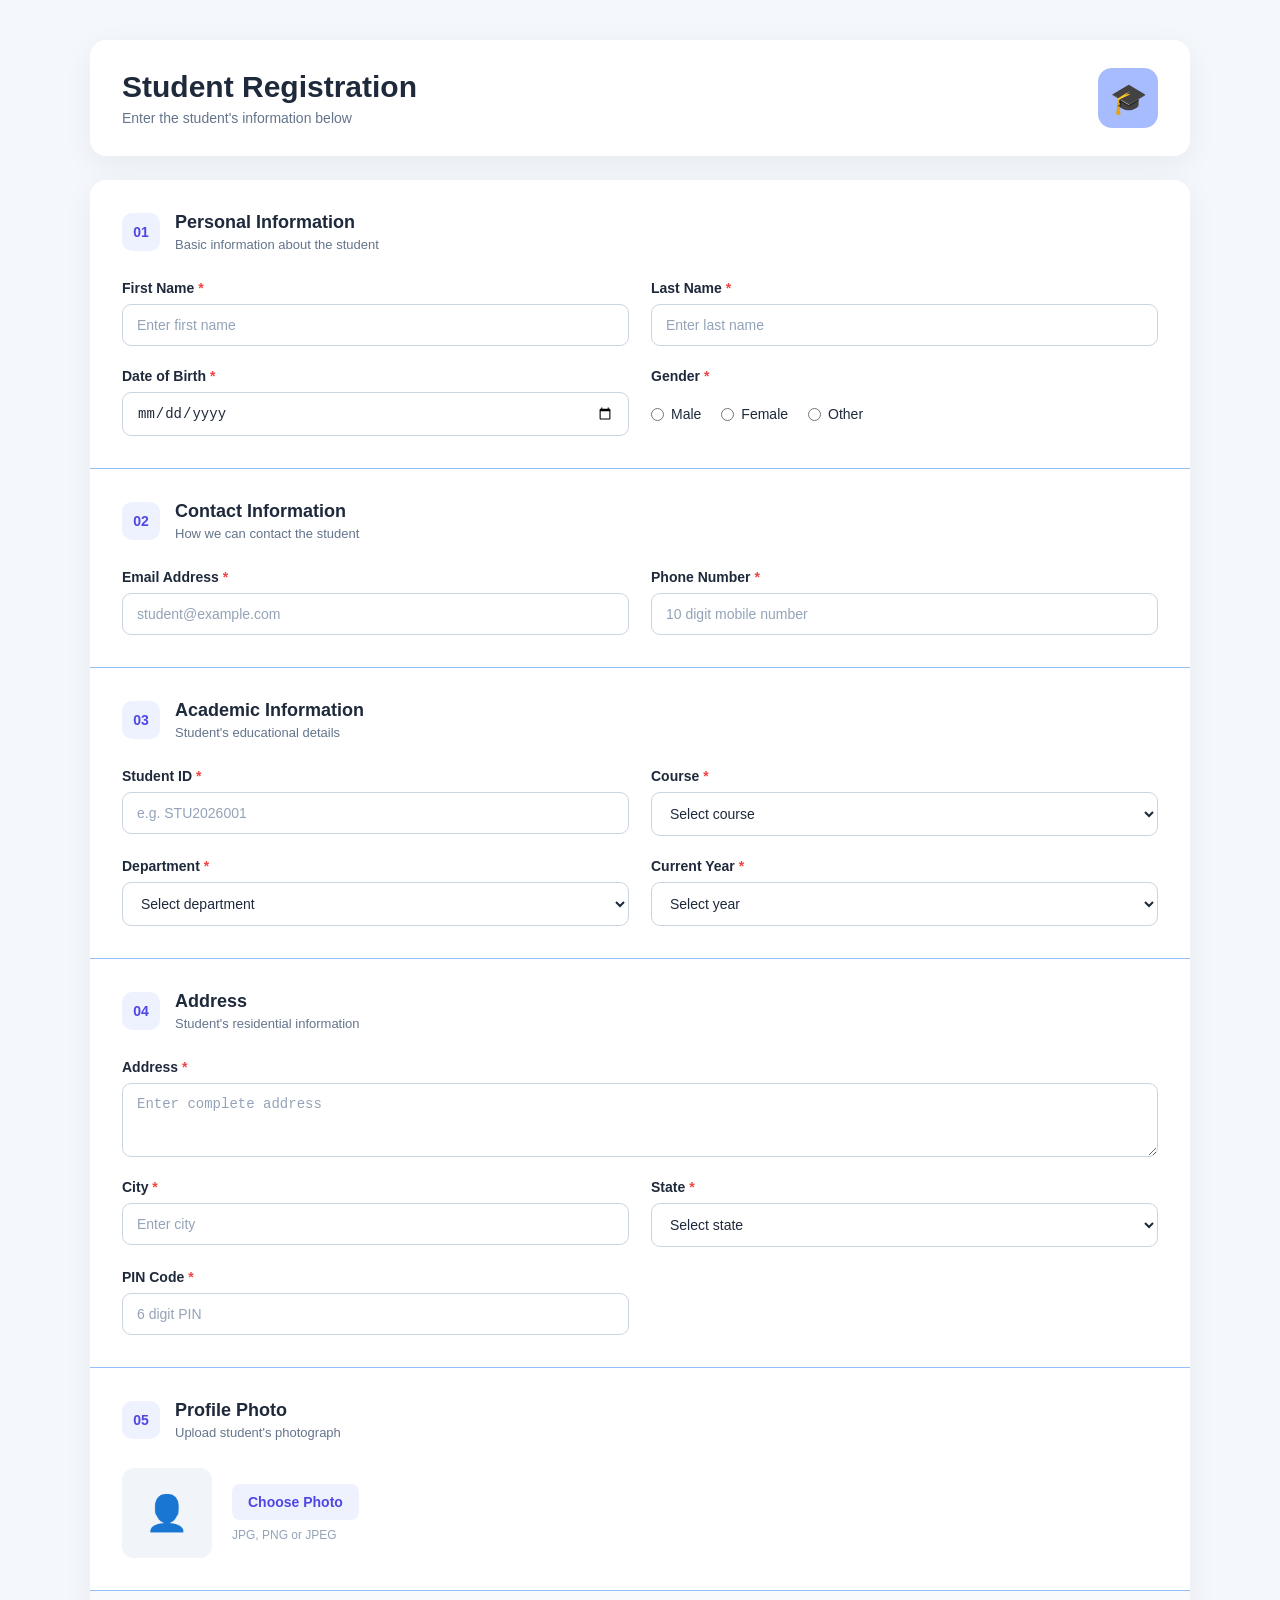
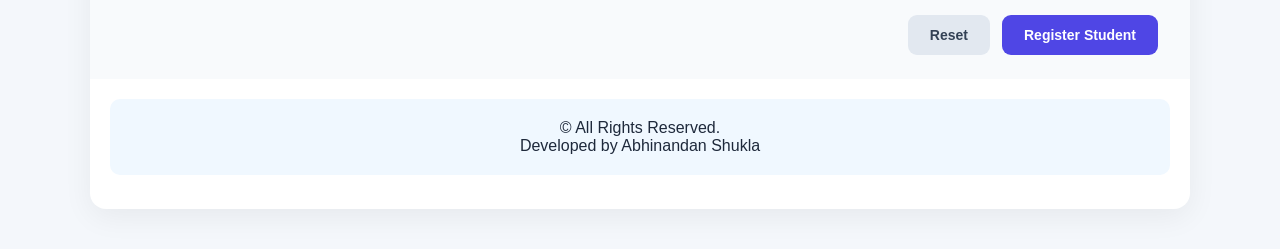
<file: frontend/index.html>
<!DOCTYPE html>
<html lang="en">

<head>
    <meta charset="UTF-8">
    <meta name="viewport" content="width=device-width, initial-scale=1.0">

    <title>Student Registration Form</title>

    <link rel="stylesheet" href="style.css">
</head>

<body>

    <div class="container">


        <header class="header">
            <div>
                <h1>Student Registration</h1>
                <p>Enter the student's information below</p>
            </div>

            <div class="student-icon">
                🎓
            </div>
        </header>



        <form id="studentForm">


            <section class="form-section">

                <div class="section-title">
                    <span>01</span>
                    <div>
                        <h2>Personal Information</h2>
                        <p>Basic information about the student</p>
                    </div>
                </div>

                <div class="form-grid">

                    <div class="form-group">
                        <label for="firstName">
                            First Name <span>*</span>
                        </label>

                        <input type="text" id="firstName" placeholder="Enter first name" required>
                    </div>


                    <div class="form-group">
                        <label for="lastName">
                            Last Name <span>*</span>
                        </label>

                        <input type="text" id="lastName" placeholder="Enter last name" required>
                    </div>


                    <div class="form-group">
                        <label for="dob">
                            Date of Birth <span>*</span>
                        </label>

                        <input type="date" id="dob" required>
                    </div>


                    <div class="form-group">
                        <label>Gender <span>*</span></label>

                        <div class="radio-group">

                            <label class="radio-label">
                                <input type="radio" name="gender" value="Male" required>
                                Male
                            </label>

                            <label class="radio-label">
                                <input type="radio" name="gender" value="Female">
                                Female
                            </label>

                            <label class="radio-label">
                                <input type="radio" name="gender" value="Other">
                                Other
                            </label>

                        </div>
                    </div>

                </div>

            </section>


            <!-- Contact Information -->
            <section class="form-section">

                <div class="section-title">
                    <span>02</span>

                    <div>
                        <h2>Contact Information</h2>
                        <p>How we can contact the student</p>
                    </div>
                </div>

                <div class="form-grid">

                    <div class="form-group">
                        <label for="email">
                            Email Address <span>*</span>
                        </label>

                        <input type="email" id="email" placeholder="student@example.com" required>
                    </div>


                    <div class="form-group">
                        <label for="phone">
                            Phone Number <span>*</span>
                        </label>

                        <input type="tel" id="phone" placeholder="10 digit mobile number" maxlength="10" required>
                    </div>

                </div>

            </section>


            <!-- Academic Information -->
            <section class="form-section">

                <div class="section-title">
                    <span>03</span>

                    <div>
                        <h2>Academic Information</h2>
                        <p>Student's educational details</p>
                    </div>
                </div>

                <div class="form-grid">

                    <div class="form-group">
                        <label for="studentId">
                            Student ID <span>*</span>
                        </label>

                        <input type="text" id="studentId" placeholder="e.g. STU2026001" required>
                    </div>


                    <div class="form-group">
                        <label for="course">
                            Course <span>*</span>
                        </label>

                        <select id="course" required>

                            <option value="">
                                Select course
                            </option>

                            <option value="BCA">
                                BCA
                            </option>

                            <option value="B.Tech">
                                B.Tech
                            </option>

                            <option value="MCA">
                                MCA
                            </option>

                            <option value="MBA">
                                MBA
                            </option>

                            <option value="BBA">
                                BBA
                            </option>

                            <option value="M.Tech">
                                M.Tech
                            </option>

                        </select>
                    </div>


                    <div class="form-group">
                        <label for="department">
                            Department <span>*</span>
                        </label>

                        <select id="department" required>

                            <option value="">
                                Select department
                            </option>

                            <option value="Computer Science">
                                Computer Science
                            </option>

                            <option value="Information Technology">
                                Information Technology
                            </option>

                            <option value="Electronics">
                                Electronics
                            </option>

                            <option value="Mechanical">
                                Mechanical
                            </option>

                            <option value="Civil">
                                Civil
                            </option>

                            <option value="Management">
                                Management
                            </option>

                        </select>
                    </div>


                    <div class="form-group">
                        <label for="year">
                            Current Year <span>*</span>
                        </label>

                        <select id="year" required>

                            <option value="">
                                Select year
                            </option>

                            <option value="1st Year">
                                1st Year
                            </option>

                            <option value="2nd Year">
                                2nd Year
                            </option>

                            <option value="3rd Year">
                                3rd Year
                            </option>

                            <option value="4th Year">
                                4th Year
                            </option>

                        </select>
                    </div>

                </div>

            </section>


            <!-- Address -->
            <section class="form-section">

                <div class="section-title">
                    <span>04</span>

                    <div>
                        <h2>Address</h2>
                        <p>Student's residential information</p>
                    </div>
                </div>


                <div class="form-grid">

                    <div class="form-group full-width">

                        <label for="address">
                            Address <span>*</span>
                        </label>

                        <textarea id="address" rows="3" placeholder="Enter complete address" required></textarea>

                    </div>


                    <div class="form-group">

                        <label for="city">
                            City <span>*</span>
                        </label>

                        <input type="text" id="city" placeholder="Enter city" required>

                    </div>


                    <div class="form-group">

                        <label for="state">
                            State <span>*</span>
                        </label>

                        <select id="state" required>

                            <option value="">
                                Select state
                            </option>

                            <option value="Uttar Pradesh">
                                Uttar Pradesh
                            </option>

                            <option value="Delhi">
                                Delhi
                            </option>

                            <option value="Maharashtra">
                                Maharashtra
                            </option>

                            <option value="Karnataka">
                                Karnataka
                            </option>

                            <option value="Rajasthan">
                                Rajasthan
                            </option>

                            <option value="Bihar">
                                Bihar
                            </option>

                            <option value="West Bengal">
                                West Bengal
                            </option>

                        </select>

                    </div>


                    <div class="form-group">

                        <label for="pincode">
                            PIN Code <span>*</span>
                        </label>

                        <input type="text" id="pincode" maxlength="6" placeholder="6 digit PIN" required>

                    </div>

                </div>

            </section>


            <!-- Photo -->
            <section class="form-section">

                <div class="section-title">
                    <span>05</span>

                    <div>
                        <h2>Profile Photo</h2>
                        <p>Upload student's photograph</p>
                    </div>
                </div>


                <div class="photo-upload">

                    <div class="photo-preview" id="photoPreview">
                        👤
                    </div>

                    <div>

                        <label for="photo" class="upload-button">
                            Choose Photo
                        </label>

                        <input type="file" id="photo" accept="image/*" hidden>

                        <p class="upload-info">
                            JPG, PNG or JPEG
                        </p>

                    </div>

                </div>

            </section>


            <!-- Buttons -->
            <div class="form-actions">

                <button type="reset" class="btn btn-secondary" id="resetButton">
                    Reset
                </button>

                <button type="submit" class="btn btn-primary">
                    Register Student
                </button>

            </div>
            <div id="message">
                <span id="response"></span>

                <footer style="background-color: aliceblue;">

                    <p>
                        &copy All Rights Reserved.
                        <br>
                        Developed by Abhinandan Shukla
                    </p>

                </footer>
            </div>
        </form>




    </div>


    <script src="script.js"></script>

</body>

</html>
</file>
<file: frontend/style.css>
* {
    margin: 0;
    padding: 0;
    box-sizing: border-box;
}


body {
    font-family: Arial, Helvetica, sans-serif;
    background: #f4f7fb;
    color: #1e293b;
    min-height: 100vh;
    padding: 40px 20px;
}


.container {
    max-width: 1100px;
    margin: auto;
}




.header {
    background: #ffffff;
    border-radius: 16px;
    padding: 28px 32px;
    margin-bottom: 24px;

    display: flex;
    justify-content: space-between;
    align-items: center;

    box-shadow: 0 8px 30px rgba(0, 0, 0, 0.06);
}


.header h1 {
    font-size: 30px;
    margin-bottom: 6px;
}


.header p {
    color: #64748b;
    font-size: 14px;
}


.student-icon {
    width: 60px;
    height: 60px;

    display: flex;
    align-items: center;
    justify-content: center;

    background: #698cff95;
    border-radius: 14px;
    font-size: 30px;
}




#studentForm {
    background: #ffffff;
    border-radius: 16px;
    box-shadow: 0 8px 30px rgba(0, 0, 0, 0.06);
    overflow: hidden;
}


.form-section {
    padding: 32px;
    border-bottom: 1px solid #94bff8;
}


.section-title {
    display: flex;
    align-items: center;
    gap: 15px;
    margin-bottom: 28px;
}


.section-title > span {
    width: 38px;
    height: 38px;

    display: flex;
    align-items: center;
    justify-content: center;

    background: #eef2ff;
    color: #4f46e5;

    border-radius: 10px;
    font-weight: bold;
    font-size: 14px;
}


.section-title h2 {
    font-size: 18px;
    margin-bottom: 4px;
}


.section-title p {
    color: #64748b;
    font-size: 13px;
}




.form-grid {
    display: grid;
    grid-template-columns: repeat(2, 1fr);
    gap: 22px;
}


.form-group {
    display: flex;
    flex-direction: column;
}


.full-width {
    grid-column: 1 / -1;
}


.form-group label {
    font-size: 14px;
    font-weight: 600;
    margin-bottom: 8px;
}


.form-group label span {
    color: #ef4444;
}


input,
select,
textarea {
    width: 100%;
    padding: 12px 14px;

    border: 1px solid #cbd5e1;
    border-radius: 9px;

    background: #ffffff;

    font-size: 14px;
    color: #1e293b;

    outline: none;

    transition: 0.2s;
}


input:focus,
select:focus,
textarea:focus {
    border-color: #6366f1;
    box-shadow: 0 0 0 3px rgba(99, 102, 241, 0.1);
}


textarea {
    resize: vertical;
}


input::placeholder,
textarea::placeholder {
    color: #94a3b8;
}


/* ================= RADIO ================= */

.radio-group {
    display: flex;
    align-items: center;
    gap: 20px;
    height: 44px;
}


.radio-label {
    display: flex !important;
    align-items: center;
    gap: 7px;

    font-weight: normal !important;
    margin: 0 !important;
}


.radio-label input {
    width: auto;
}


/* ================= PHOTO ================= */

.photo-upload {
    display: flex;
    align-items: center;
    gap: 20px;
}


.photo-preview {
    width: 90px;
    height: 90px;

    border-radius: 12px;

    background: #f1f5f9;

    display: flex;
    align-items: center;
    justify-content: center;

    font-size: 35px;

    overflow: hidden;
}


.photo-preview img {
    width: 100%;
    height: 100%;
    object-fit: cover;
}


.upload-button {
    display: inline-block;

    padding: 10px 16px;

    background: #eef2ff;
    color: #4f46e5;

    border-radius: 8px;

    font-size: 14px;
    font-weight: 600;

    cursor: pointer;

    transition: 0.2s;
}


.upload-button:hover {
    background: #e0e7ff;
}


.upload-info {
    margin-top: 8px;
    color: #94a3b8;
    font-size: 12px;
}


/* ================= BUTTONS ================= */

.form-actions {
    display: flex;
    justify-content: flex-end;
    gap: 12px;

    padding: 24px 32px;

    background: #f8fafc;
}


.btn {
    border: none;
    border-radius: 9px;

    padding: 12px 22px;

    font-size: 14px;
    font-weight: 600;

    cursor: pointer;

    transition: 0.2s;
}


.btn-secondary {
    background: #e2e8f0;
    color: #334155;
}


.btn-secondary:hover {
    background: #cbd5e1;
}


.btn-primary {
    background: #4f46e5;
    color: white;
}


.btn-primary:hover {
    background: #4338ca;
    transform: translateY(-1px);
}


/* ================= STUDENT TABLE ================= */

.students-section {
    margin-top: 24px;

    background: white;

    border-radius: 16px;

    padding: 28px 32px;

    box-shadow: 0 8px 30px rgba(0, 0, 0, 0.06);
}


.students-header {
    display: flex;
    align-items: center;
    justify-content: space-between;

    margin-bottom: 22px;
}


.students-header h2 {
    font-size: 20px;
    margin-bottom: 5px;
}


.students-header p {
    color: #64748b;
    font-size: 13px;
}


#studentCount {
    background: #eef2ff;
    color: #4f46e5;

    padding: 8px 12px;

    border-radius: 20px;

    font-size: 13px;
    font-weight: 600;
}


.table-container {
    overflow-x: auto;
}


table {
    width: 100%;
    border-collapse: collapse;
}


th,
td {
    padding: 14px 12px;
    text-align: left;

    border-bottom: 1px solid #e2e8f0;

    font-size: 14px;
}


th {
    background: #f8fafc;
    color: #475569;

    font-size: 12px;

    text-transform: uppercase;
    letter-spacing: 0.5px;
}


td {
    color: #334155;
}


#emptyRow td {
    text-align: center;
    padding: 30px;
    color: #94a3b8;
}


.delete-btn {
    border: none;

    background: #fee2e2;
    color: #dc2626;

    padding: 7px 11px;

    border-radius: 7px;

    cursor: pointer;

    font-size: 12px;
}


.delete-btn:hover {
    background: #fecaca;
}


/* ================= RESPONSIVE ================= */

@media (max-width: 700px) {

    body {
        padding: 20px 12px;
    }


    .header {
        padding: 22px;
    }


    .header h1 {
        font-size: 24px;
    }


    .student-icon {
        width: 48px;
        height: 48px;
        font-size: 24px;
    }


    .form-section {
        padding: 24px 20px;
    }


    .form-grid {
        grid-template-columns: 1fr;
    }


    .full-width {
        grid-column: auto;
    }


    .form-actions {
        padding: 20px;
        flex-direction: column;
    }


    .btn {
        width: 100%;
    }


    .students-section {
        padding: 22px 20px;
    }


    .students-header {
        align-items: flex-start;
        gap: 15px;
        flex-direction: column;
    }
}
#response{
    color:rgb(5, 133, 254);
    font-weight:900;
    justify-content: center;
    font-display: block;
}
#message{
    text-align: center;
    justify-content: center;
    /* display: flex; */
    padding:20px;
    margin-bottom: 14px;
    width:auto
    
}
footer{
    padding: 20px;
    border-radius: 10px;
    /* border-color: #ffad6995; */
    border:#ffffff;
}
</file>
